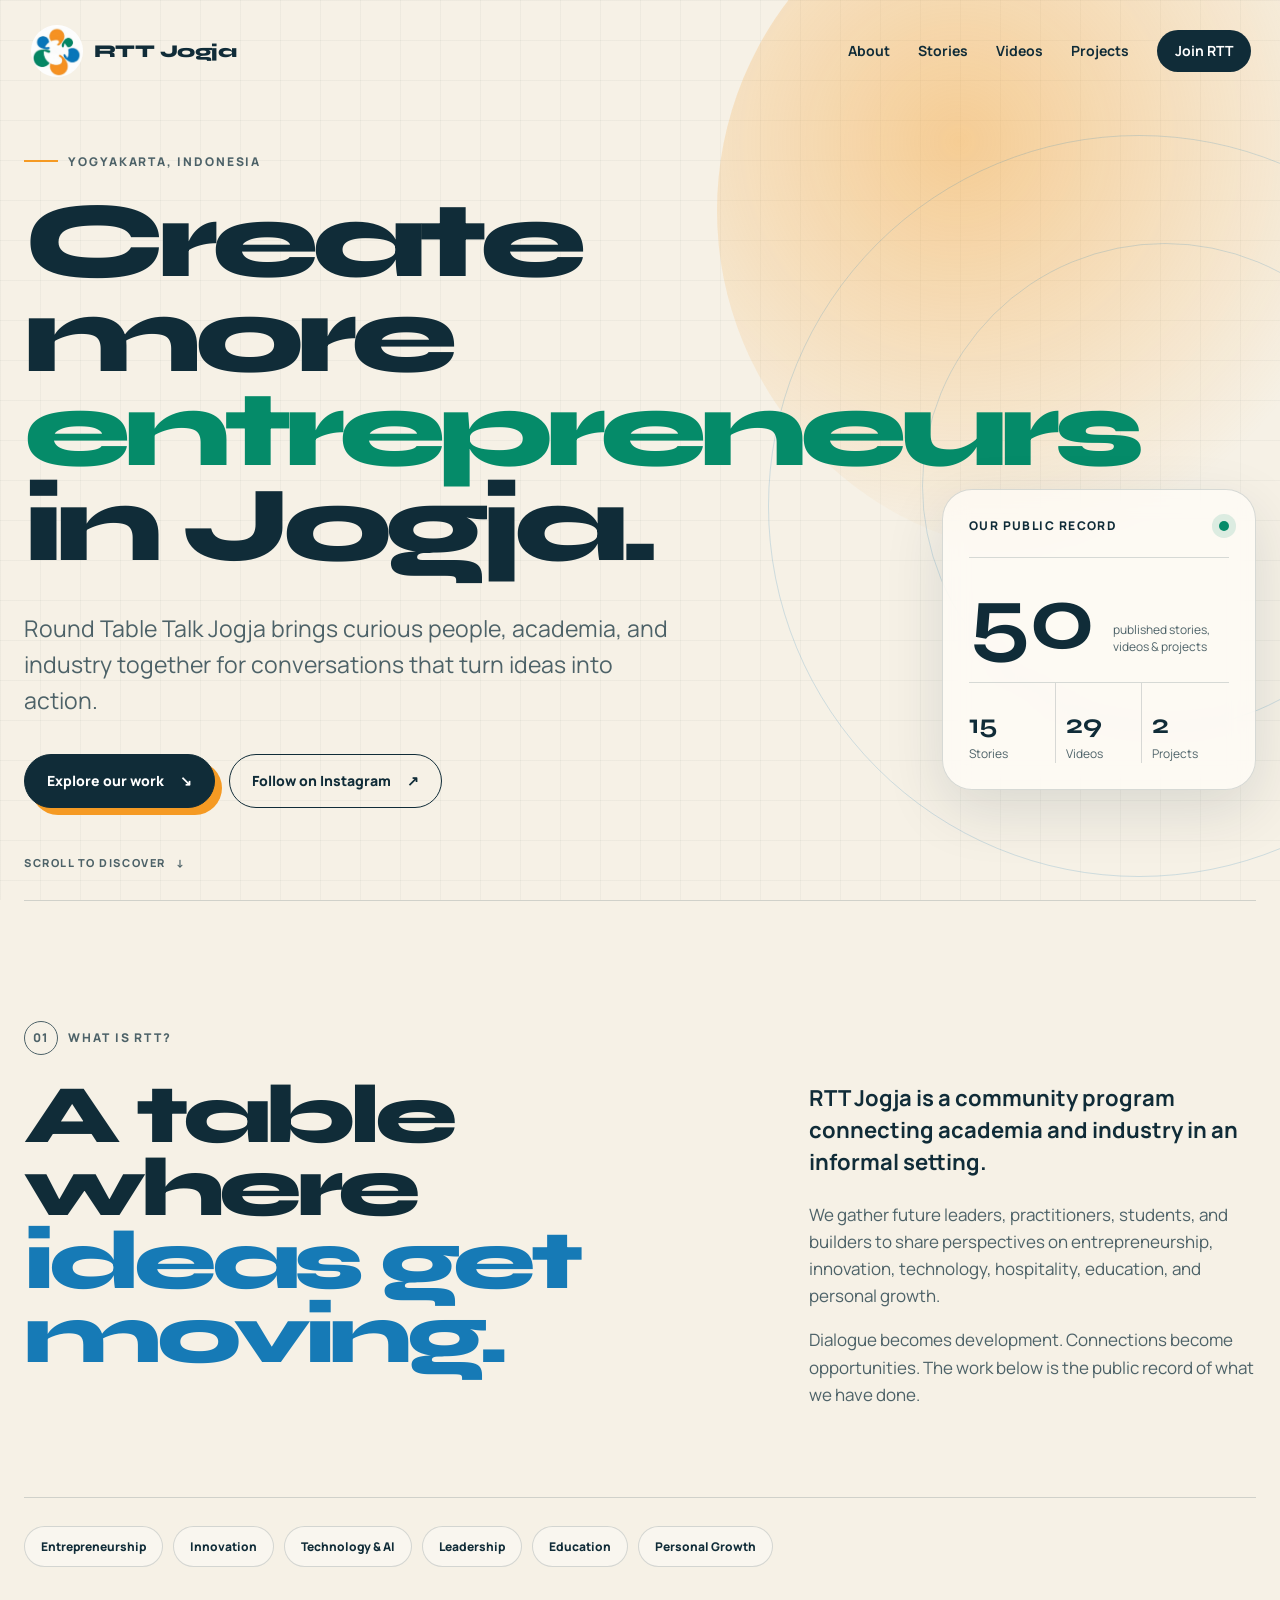
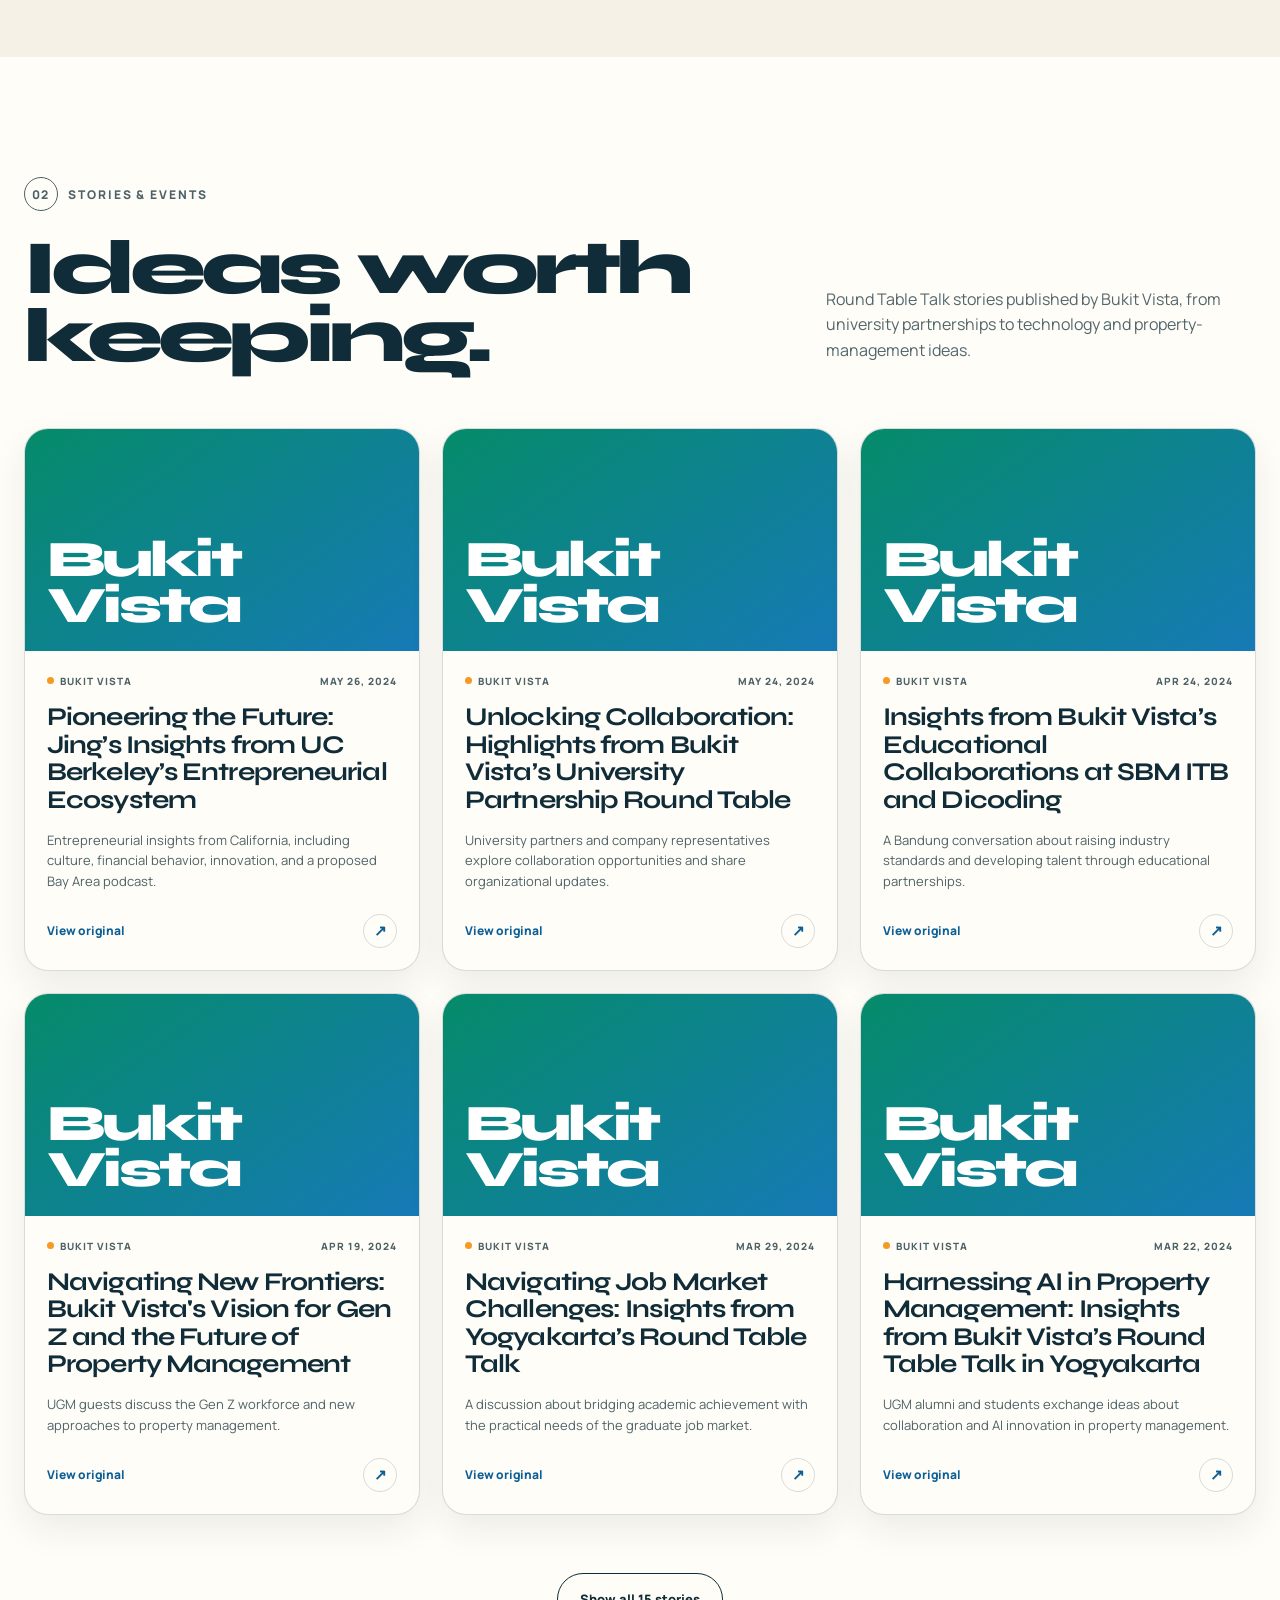
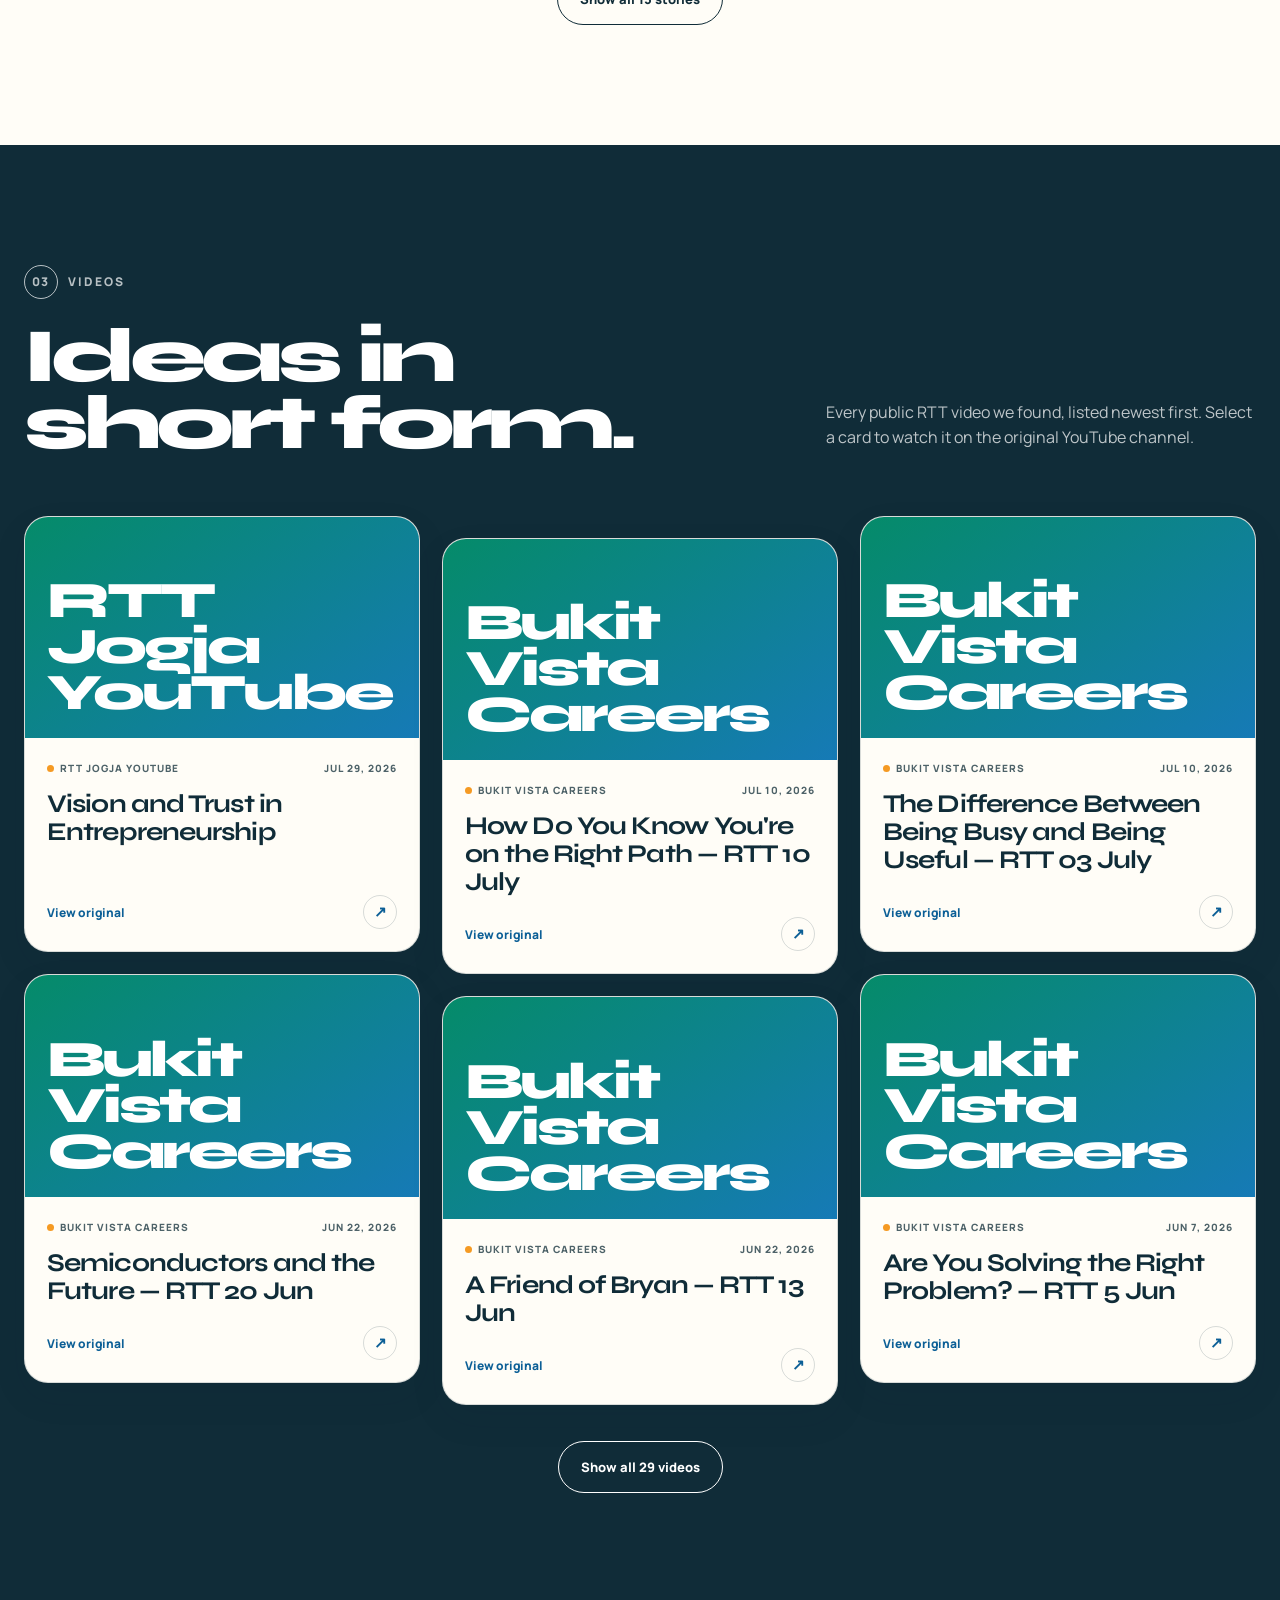
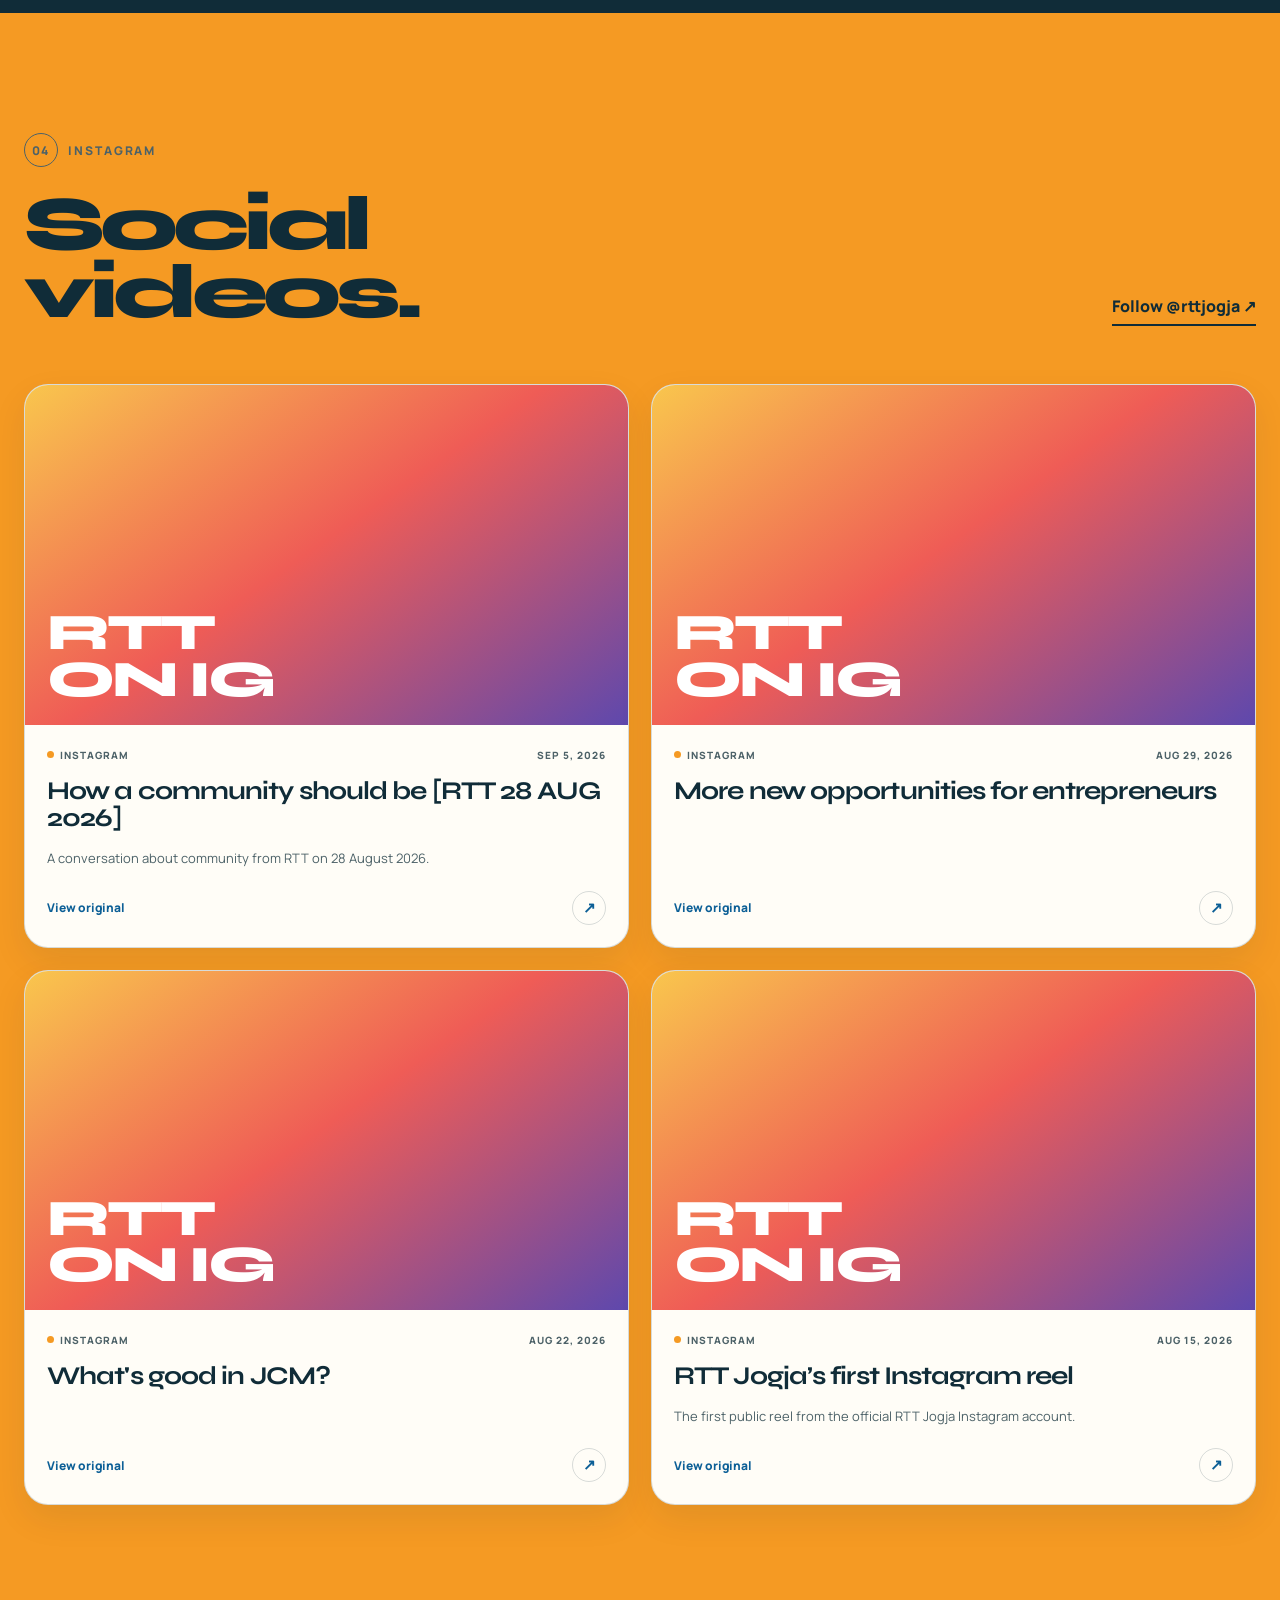
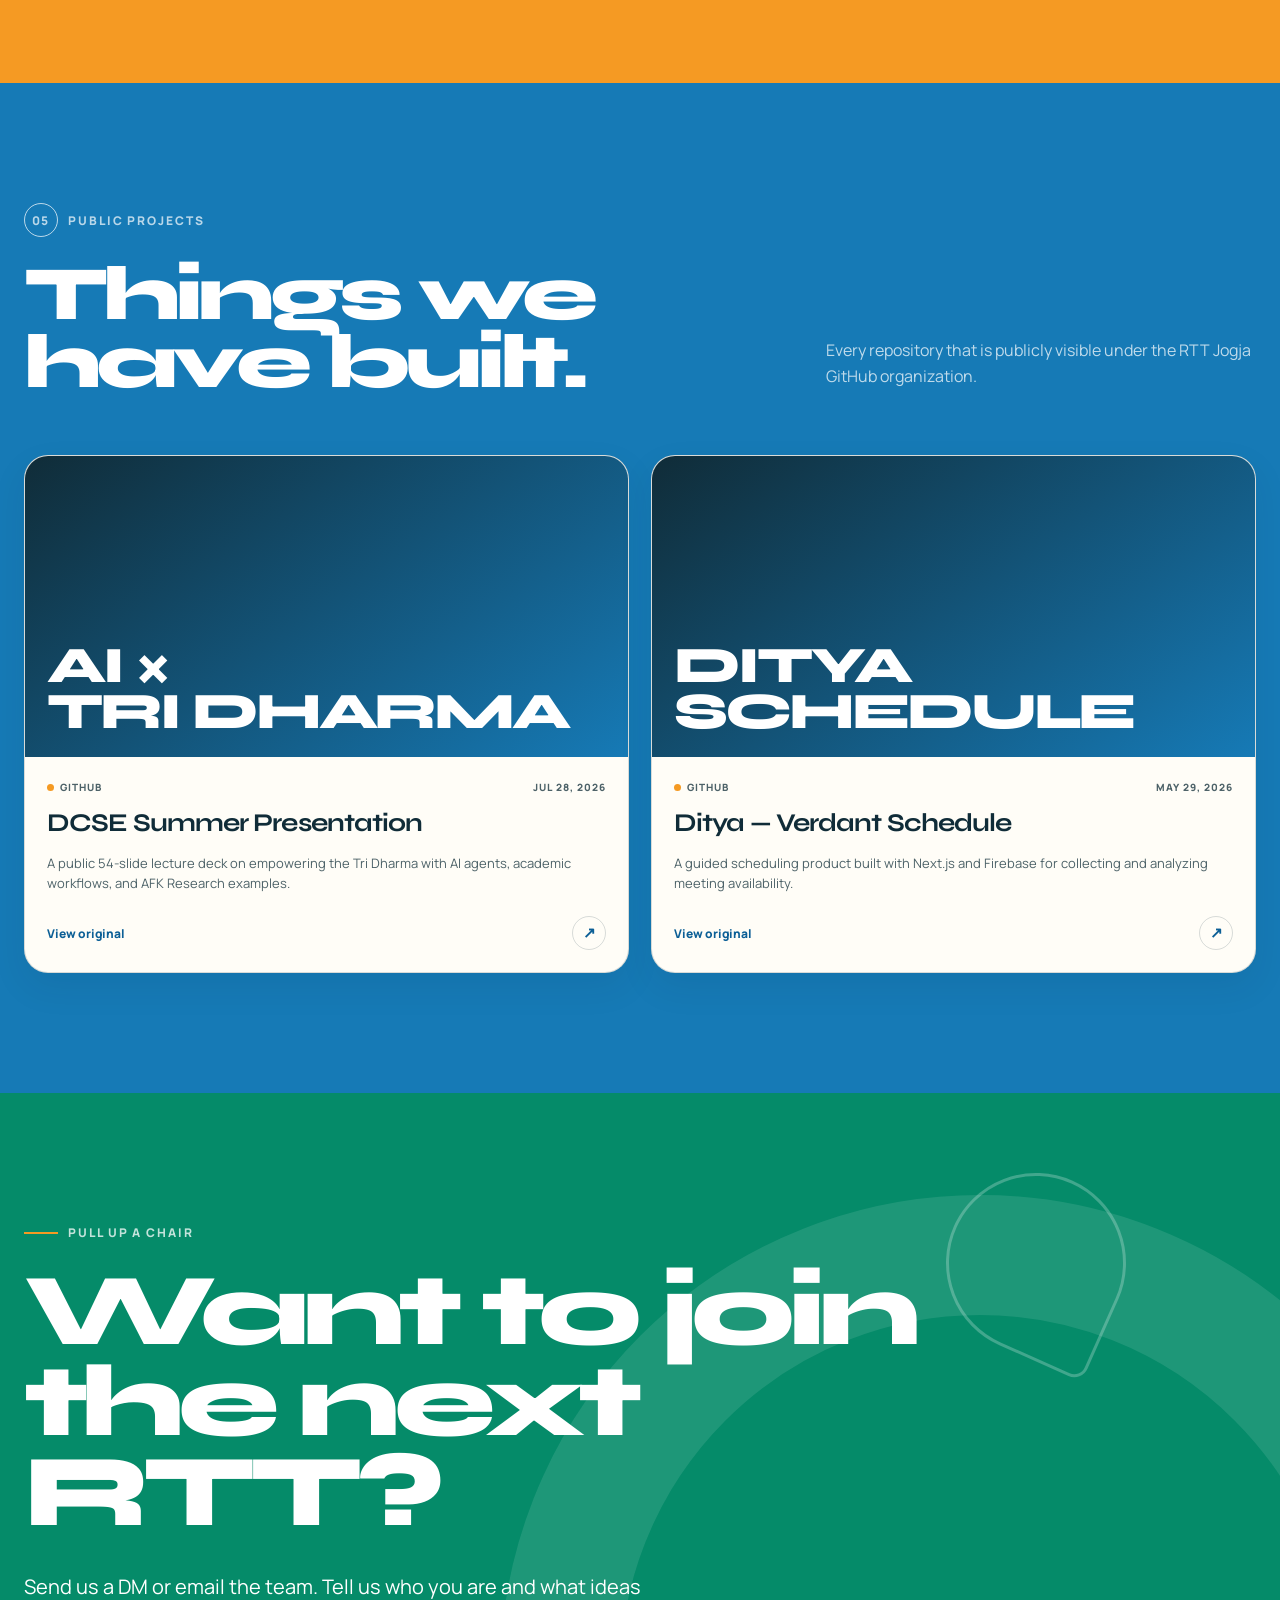
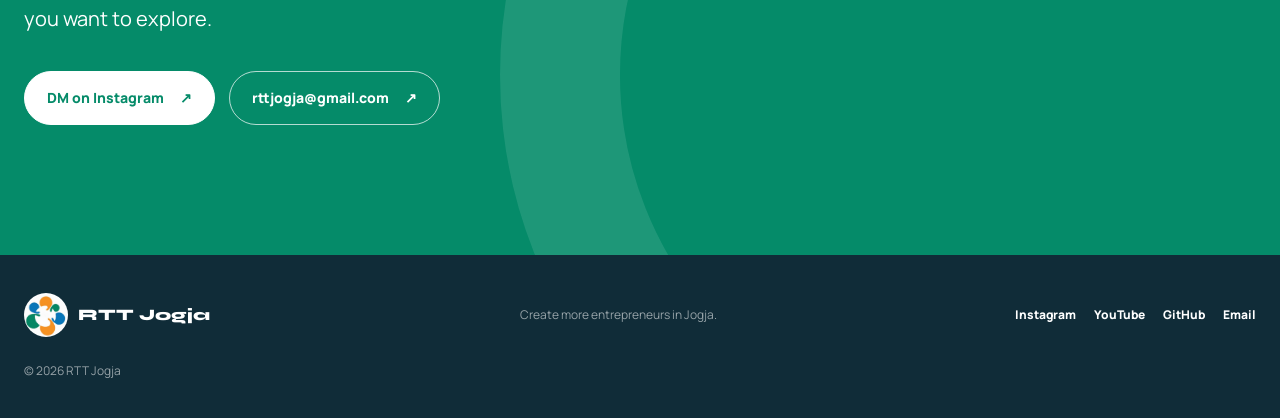
<file: index.html>
<!doctype html>
<html lang="en">
  <head>
    <meta charset="utf-8">
    <meta name="viewport" content="width=device-width, initial-scale=1">
    <meta name="theme-color" content="#f6f1e6">
    <meta name="description" content="RTT Jogja brings academia and industry together to create more entrepreneurs in Jogja. Explore our conversations, videos, and public projects.">
    <meta property="og:type" content="website">
    <meta property="og:title" content="RTT Jogja — Create More Entrepreneurs">
    <meta property="og:description" content="Ideas, conversations, and public work from Round Table Talk Jogja.">
    <meta property="og:url" content="https://rttjogja.github.io/">
    <meta property="og:image" content="https://rttjogja.github.io/assets/rtt-jogja-logo.jpg">
    <title>RTT Jogja — Create More Entrepreneurs</title>
    <link rel="icon" href="assets/rtt-jogja-logo.jpg">
    <link rel="preconnect" href="https://fonts.googleapis.com">
    <link rel="preconnect" href="https://fonts.gstatic.com" crossorigin>
    <link href="https://fonts.googleapis.com/css2?family=Manrope:wght@400;500;600;700&amp;family=Syne:wght@600;700;800&amp;display=swap" rel="stylesheet">
    <link rel="stylesheet" href="styles.css?v=c75ff2b">
    <script type="application/ld+json">
      {
        "@context": "https://schema.org",
        "@type": "Organization",
        "name": "RTT Jogja",
        "alternateName": "Round Table Talk Jogja",
        "url": "https://rttjogja.github.io/",
        "email": "rttjogja@gmail.com",
        "sameAs": [
          "https://www.instagram.com/rttjogja",
          "https://www.youtube.com/@rttjogja",
          "https://github.com/RTTJogja"
        ]
      }
    </script>
  </head>
  <body>
    <a class="skip-link" href="#main-content">Skip to content</a>

    <header class="site-header" data-header>
      <a class="brand" href="#top" aria-label="RTT Jogja home">
        <img src="assets/rtt-jogja-logo.jpg" alt="RTT Jogja logo" width="52" height="52">
        <span>RTT Jogja</span>
      </a>

      <button class="menu-toggle" type="button" aria-expanded="false" aria-controls="site-navigation" data-menu-toggle>
        <span></span><span></span>
        <span class="sr-only">Open navigation</span>
      </button>

      <nav class="site-nav" id="site-navigation" aria-label="Main navigation" data-navigation>
        <a href="#about">About</a>
        <a href="#stories">Stories</a>
        <a href="#videos">Videos</a>
        <a href="#projects">Projects</a>
        <a class="nav-cta" href="mailto:rttjogja@gmail.com?subject=I%20want%20to%20join%20RTT%20Jogja">Join RTT</a>
      </nav>
    </header>

    <main id="main-content">
      <section class="hero" id="top">
        <div class="hero-orbit hero-orbit-one" aria-hidden="true"></div>
        <div class="hero-orbit hero-orbit-two" aria-hidden="true"></div>
        <div class="hero-copy reveal">
          <p class="kicker"><span></span> Yogyakarta, Indonesia</p>
          <h1>Create more<br><em>entrepreneurs</em><br>in Jogja.</h1>
          <p class="hero-intro">Round Table Talk Jogja brings curious people, academia, and industry together for conversations that turn ideas into action.</p>
          <div class="hero-actions">
            <a class="button button-primary" href="#stories">Explore our work <span aria-hidden="true">↘</span></a>
            <a class="button button-quiet" href="https://www.instagram.com/rttjogja" target="_blank" rel="noopener noreferrer">Follow on Instagram <span aria-hidden="true">↗</span></a>
          </div>
        </div>

        <aside class="hero-card reveal" aria-label="RTT Jogja archive summary">
          <div class="hero-card-top">
            <span>Our public record</span>
            <span class="pulse-dot" aria-hidden="true"></span>
          </div>
          <div class="hero-stat">
            <strong data-total-count>50</strong>
            <span>published stories,<br>videos &amp; projects</span>
          </div>
          <div class="hero-card-grid">
            <div><strong data-count="stories">15</strong><span>Stories</span></div>
            <div><strong data-count="videos">29</strong><span>Videos</span></div>
            <div><strong data-count="projects">2</strong><span>Projects</span></div>
          </div>
        </aside>

        <a class="hero-scroll" href="#about"><span>Scroll to discover</span><span aria-hidden="true">↓</span></a>
      </section>

      <section class="about section-shell" id="about">
        <div class="section-marker reveal"><span>01</span> What is RTT?</div>
        <div class="about-grid">
          <h2 class="reveal">A table where<br><span>ideas get moving.</span></h2>
          <div class="about-copy reveal">
            <p class="lead">RTT Jogja is a community program connecting academia and industry in an informal setting.</p>
            <p>We gather future leaders, practitioners, students, and builders to share perspectives on entrepreneurship, innovation, technology, hospitality, education, and personal growth.</p>
            <p>Dialogue becomes development. Connections become opportunities. The work below is the public record of what we have done.</p>
          </div>
        </div>
        <div class="theme-strip reveal" aria-label="Topics we explore">
          <span>Entrepreneurship</span>
          <span>Innovation</span>
          <span>Technology &amp; AI</span>
          <span>Leadership</span>
          <span>Education</span>
          <span>Personal Growth</span>
        </div>
      </section>

      <section class="archive-section stories-section" id="stories">
        <div class="section-shell">
          <div class="section-heading reveal">
            <div>
              <div class="section-marker"><span>02</span> Stories &amp; events</div>
              <h2>Ideas worth<br>keeping.</h2>
            </div>
            <p>Round Table Talk stories published by Bukit Vista, from university partnerships to technology and property-management ideas.</p>
          </div>
          <div class="card-grid story-grid" data-grid="stories"></div>
          <div class="section-more" data-more-container="stories"></div>
        </div>
      </section>

      <section class="archive-section videos-section" id="videos">
        <div class="section-shell">
          <div class="section-heading reveal">
            <div>
              <div class="section-marker"><span>03</span> Videos</div>
              <h2>Ideas in<br>short form.</h2>
            </div>
            <p>Every public RTT video we found, listed newest first. Select a card to watch it on the original YouTube channel.</p>
          </div>
          <div class="card-grid video-grid" data-grid="videos"></div>
          <div class="section-more" data-more-container="videos"></div>
        </div>
      </section>

      <section class="archive-section social-section" id="instagram">
        <div class="section-shell">
          <div class="section-heading compact reveal">
            <div>
              <div class="section-marker"><span>04</span> Instagram</div>
              <h2>Social<br>videos.</h2>
            </div>
            <a class="text-link" href="https://www.instagram.com/rttjogja" target="_blank" rel="noopener noreferrer">Follow @rttjogja <span aria-hidden="true">↗</span></a>
          </div>
          <div class="card-grid social-grid" data-grid="instagram"></div>
          <div class="section-more" data-more-container="instagram"></div>
        </div>
      </section>

      <section class="archive-section projects-section" id="projects">
        <div class="section-shell">
          <div class="section-heading reveal">
            <div>
              <div class="section-marker"><span>05</span> Public projects</div>
              <h2>Things we<br>have built.</h2>
            </div>
            <p>Every repository that is publicly visible under the RTT Jogja GitHub organization.</p>
          </div>
          <div class="card-grid project-grid" data-grid="projects"></div>
        </div>
      </section>

      <section class="join-section" id="join">
        <div class="join-shape" aria-hidden="true"></div>
        <div class="join-content reveal">
          <p class="kicker light"><span></span> Pull up a chair</p>
          <h2>Want to join<br>the next RTT?</h2>
          <p>Send us a DM or email the team. Tell us who you are and what ideas you want to explore.</p>
          <div class="join-actions">
            <a class="button button-light" href="https://www.instagram.com/rttjogja" target="_blank" rel="noopener noreferrer">DM on Instagram <span aria-hidden="true">↗</span></a>
            <a class="button button-outline-light" href="mailto:rttjogja@gmail.com?subject=I%20want%20to%20join%20RTT%20Jogja">rttjogja@gmail.com <span aria-hidden="true">↗</span></a>
          </div>
        </div>
      </section>
    </main>

    <footer class="site-footer">
      <div class="footer-brand">
        <img src="assets/rtt-jogja-logo.jpg" alt="" width="44" height="44">
        <span>RTT Jogja</span>
      </div>
      <p>Create more entrepreneurs in Jogja.</p>
      <div class="footer-links">
        <a href="https://www.instagram.com/rttjogja" target="_blank" rel="noopener noreferrer">Instagram</a>
        <a href="https://www.youtube.com/@rttjogja" target="_blank" rel="noopener noreferrer">YouTube</a>
        <a href="https://github.com/RTTJogja" target="_blank" rel="noopener noreferrer">GitHub</a>
        <a href="mailto:rttjogja@gmail.com">Email</a>
      </div>
      <small>© <span data-year></span> RTT Jogja</small>
    </footer>

    <script src="data.js?v=c75ff2b"></script>
    <script src="script.js?v=c75ff2b"></script>
  </body>
</html>
</file>
<file: styles.css>
:root {
  --cream: #f6f1e6;
  --paper: #fffdf7;
  --ink: #102c38;
  --ink-soft: #4d6268;
  --blue: #167ab6;
  --blue-dark: #0c5f96;
  --green: #058b69;
  --orange: #f59a23;
  --line: rgba(16, 44, 56, 0.16);
  --shadow: 0 20px 60px rgba(16, 44, 56, 0.12);
  --display: "Syne", sans-serif;
  --body: "Manrope", sans-serif;
  --shell: min(1240px, calc(100% - 48px));
}

* {
  box-sizing: border-box;
}

html {
  scroll-behavior: smooth;
  scroll-padding-top: 96px;
}

body {
  margin: 0;
  background: var(--cream);
  color: var(--ink);
  font-family: var(--body);
  font-size: 16px;
  line-height: 1.6;
  overflow-x: hidden;
}

body::before {
  position: fixed;
  inset: 0;
  z-index: -1;
  background-image: linear-gradient(rgba(16, 44, 56, 0.035) 1px, transparent 1px), linear-gradient(90deg, rgba(16, 44, 56, 0.035) 1px, transparent 1px);
  background-size: 40px 40px;
  content: "";
  pointer-events: none;
}

a {
  color: inherit;
}

img {
  display: block;
  max-width: 100%;
}

button,
a {
  -webkit-tap-highlight-color: transparent;
}

.skip-link {
  position: fixed;
  top: 12px;
  left: 12px;
  z-index: 100;
  padding: 10px 16px;
  background: var(--ink);
  color: white;
  transform: translateY(-150%);
}

.skip-link:focus {
  transform: translateY(0);
}

.sr-only {
  position: absolute;
  width: 1px;
  height: 1px;
  padding: 0;
  margin: -1px;
  overflow: hidden;
  clip: rect(0, 0, 0, 0);
  white-space: nowrap;
  border: 0;
}

.site-header {
  position: fixed;
  top: 0;
  right: 0;
  left: 0;
  z-index: 50;
  display: flex;
  align-items: center;
  justify-content: space-between;
  width: min(1360px, calc(100% - 32px));
  margin: 14px auto 0;
  padding: 10px 12px 10px 14px;
  border: 1px solid transparent;
  border-radius: 999px;
  transition: background 180ms ease, border-color 180ms ease, box-shadow 180ms ease;
}

.site-header.is-scrolled {
  background: rgba(255, 253, 247, 0.9);
  border-color: var(--line);
  box-shadow: 0 12px 40px rgba(16, 44, 56, 0.1);
  backdrop-filter: blur(14px);
}

.brand {
  display: inline-flex;
  gap: 11px;
  align-items: center;
  color: var(--ink);
  font-family: var(--display);
  font-size: 18px;
  font-weight: 800;
  letter-spacing: -0.03em;
  text-decoration: none;
}

.brand img,
.footer-brand img {
  border-radius: 50%;
}

.site-nav {
  display: flex;
  gap: 28px;
  align-items: center;
}

.site-nav a {
  font-size: 14px;
  font-weight: 700;
  text-decoration: none;
}

.site-nav a:not(.nav-cta) {
  position: relative;
}

.site-nav a:not(.nav-cta)::after {
  position: absolute;
  right: 0;
  bottom: -4px;
  left: 0;
  height: 2px;
  background: var(--orange);
  content: "";
  transform: scaleX(0);
  transform-origin: right;
  transition: transform 180ms ease;
}

.site-nav a:hover::after,
.site-nav a:focus-visible::after {
  transform: scaleX(1);
  transform-origin: left;
}

.nav-cta {
  padding: 10px 18px;
  border-radius: 999px;
  background: var(--ink);
  color: white;
}

.menu-toggle {
  display: none;
  width: 44px;
  height: 44px;
  border: 0;
  border-radius: 50%;
  background: var(--ink);
}

.menu-toggle > span:not(.sr-only) {
  display: block;
  width: 18px;
  height: 2px;
  margin: 5px auto;
  background: white;
}

.hero {
  position: relative;
  display: grid;
  grid-template-columns: minmax(0, 1.45fr) minmax(300px, 0.55fr);
  gap: clamp(32px, 7vw, 110px);
  align-items: center;
  min-height: 100svh;
  padding: 140px max(24px, calc((100vw - 1240px) / 2)) 80px;
  overflow: hidden;
}

.hero::before {
  position: absolute;
  top: -15%;
  right: -10%;
  width: 54vw;
  height: 54vw;
  border-radius: 50%;
  background: radial-gradient(circle at 35% 40%, rgba(245, 154, 35, 0.42), rgba(245, 154, 35, 0) 68%);
  content: "";
}

.hero-orbit {
  position: absolute;
  border: 1px solid rgba(22, 122, 182, 0.18);
  border-radius: 50%;
  pointer-events: none;
}

.hero-orbit-one {
  top: 15%;
  right: -18vw;
  width: 58vw;
  height: 58vw;
}

.hero-orbit-two {
  top: 27%;
  right: -10vw;
  width: 38vw;
  height: 38vw;
}

.hero-copy,
.hero-card {
  position: relative;
  z-index: 2;
  min-width: 0;
}

.kicker,
.section-marker {
  display: flex;
  gap: 10px;
  align-items: center;
  margin: 0 0 24px;
  color: var(--ink-soft);
  font-size: 12px;
  font-weight: 800;
  letter-spacing: 0.16em;
  text-transform: uppercase;
}

.kicker > span {
  width: 34px;
  height: 2px;
  background: var(--orange);
}

.hero h1,
.section-heading h2,
.about h2,
.join-content h2 {
  margin: 0;
  font-family: var(--display);
  font-weight: 800;
  letter-spacing: -0.065em;
  line-height: 0.88;
}

.hero h1 {
  max-width: 900px;
  font-size: clamp(58px, 8.4vw, 126px);
}

.hero h1 em {
  color: var(--green);
  font-style: normal;
}

.hero-intro {
  max-width: 660px;
  margin: 38px 0 0;
  color: var(--ink-soft);
  font-size: clamp(18px, 2vw, 23px);
  line-height: 1.55;
}

.hero-actions,
.join-actions {
  display: flex;
  flex-wrap: wrap;
  gap: 14px;
  margin-top: 36px;
}

.button {
  display: inline-flex;
  gap: 16px;
  align-items: center;
  justify-content: center;
  min-height: 54px;
  padding: 0 22px;
  border: 1px solid var(--ink);
  border-radius: 999px;
  font-size: 14px;
  font-weight: 800;
  text-decoration: none;
  transition: transform 160ms ease, box-shadow 160ms ease, background 160ms ease;
}

.button:hover,
.button:focus-visible {
  transform: translateY(-3px);
}

.button-primary {
  background: var(--ink);
  color: white;
  box-shadow: 7px 7px 0 var(--orange);
}

.button-primary:hover,
.button-primary:focus-visible {
  box-shadow: 4px 4px 0 var(--orange);
}

.button-quiet {
  background: transparent;
}

.hero-card {
  align-self: end;
  margin-bottom: 30px;
  padding: 26px;
  border: 1px solid var(--line);
  border-radius: 30px;
  background: rgba(255, 253, 247, 0.75);
  box-shadow: var(--shadow);
  backdrop-filter: blur(12px);
  transform: rotate(2deg);
}

.hero-card-top {
  display: flex;
  align-items: center;
  justify-content: space-between;
  padding-bottom: 22px;
  border-bottom: 1px solid var(--line);
  font-size: 12px;
  font-weight: 800;
  letter-spacing: 0.12em;
  text-transform: uppercase;
}

.pulse-dot {
  width: 10px;
  height: 10px;
  border-radius: 50%;
  background: var(--green);
  box-shadow: 0 0 0 7px rgba(5, 139, 105, 0.13);
}

.hero-stat {
  display: flex;
  gap: 18px;
  align-items: end;
  padding: 26px 0;
}

.hero-stat strong {
  font-family: var(--display);
  font-size: clamp(64px, 7vw, 96px);
  line-height: 0.8;
}

.hero-stat span,
.hero-card-grid span {
  color: var(--ink-soft);
  font-size: 12px;
  line-height: 1.4;
}

.hero-card-grid {
  display: grid;
  grid-template-columns: repeat(3, 1fr);
  border-top: 1px solid var(--line);
}

.hero-card-grid > div {
  display: flex;
  flex-direction: column;
  padding: 20px 10px 0;
  border-right: 1px solid var(--line);
}

.hero-card-grid > div:first-child {
  padding-left: 0;
}

.hero-card-grid > div:last-child {
  border-right: 0;
}

.hero-card-grid strong {
  font-family: var(--display);
  font-size: 27px;
}

.hero-scroll {
  position: absolute;
  bottom: 28px;
  left: max(24px, calc((100vw - 1240px) / 2));
  display: inline-flex;
  gap: 10px;
  align-items: center;
  color: var(--ink-soft);
  font-size: 11px;
  font-weight: 800;
  letter-spacing: 0.14em;
  text-decoration: none;
  text-transform: uppercase;
}

.section-shell {
  width: var(--shell);
  margin: 0 auto;
}

.about {
  padding: 120px 0 90px;
  border-top: 1px solid var(--line);
}

.section-marker span {
  display: inline-grid;
  width: 34px;
  height: 34px;
  border: 1px solid currentColor;
  border-radius: 50%;
  place-items: center;
}

.about-grid {
  display: grid;
  grid-template-columns: 1.2fr 0.8fr;
  gap: clamp(40px, 9vw, 150px);
  align-items: start;
}

.about h2 {
  font-size: clamp(48px, 6.5vw, 94px);
}

.about h2 span {
  color: var(--blue);
}

.about-copy {
  padding-top: 4px;
}

.about-copy p {
  color: var(--ink-soft);
  font-size: 17px;
}

.about-copy .lead {
  margin-top: 0;
  color: var(--ink);
  font-size: 22px;
  font-weight: 700;
  line-height: 1.45;
}

.theme-strip {
  display: flex;
  flex-wrap: wrap;
  gap: 10px;
  margin-top: 72px;
  padding-top: 28px;
  border-top: 1px solid var(--line);
}

.theme-strip span {
  padding: 10px 16px;
  border: 1px solid var(--line);
  border-radius: 999px;
  background: rgba(255, 255, 255, 0.36);
  font-size: 12px;
  font-weight: 800;
}

.archive-section {
  padding: 120px 0;
}

.stories-section {
  background: var(--paper);
}

.videos-section {
  background: var(--ink);
  color: white;
}

.social-section {
  background: var(--orange);
}

.projects-section {
  background: var(--blue);
  color: white;
}

.section-heading {
  display: grid;
  grid-template-columns: 1fr minmax(280px, 430px);
  gap: 60px;
  align-items: end;
  margin-bottom: 58px;
}

.section-heading > * {
  min-width: 0;
}

.section-heading.compact {
  align-items: end;
}

.section-heading h2 {
  font-size: clamp(50px, 6vw, 88px);
}

.section-heading > p {
  margin: 0 0 7px;
  color: currentColor;
  font-size: 16px;
  opacity: 0.72;
}

.videos-section .section-marker,
.projects-section .section-marker {
  color: rgba(255, 255, 255, 0.7);
}

.card-grid {
  display: grid;
  grid-template-columns: repeat(3, minmax(0, 1fr));
  gap: 22px;
}

.archive-card {
  position: relative;
  display: flex;
  min-width: 0;
  flex-direction: column;
  overflow: hidden;
  border: 1px solid var(--line);
  border-radius: 24px;
  background: var(--paper);
  color: var(--ink);
  box-shadow: 0 14px 35px rgba(16, 44, 56, 0.08);
  transition: transform 220ms ease, box-shadow 220ms ease;
}

.archive-card:hover,
.archive-card:focus-within {
  box-shadow: 0 24px 50px rgba(16, 44, 56, 0.17);
  transform: translateY(-7px);
}

.card-media {
  position: relative;
  aspect-ratio: 16 / 9;
  overflow: hidden;
  background: #d8e8e6;
}

.card-media img {
  width: 100%;
  height: 100%;
  object-fit: cover;
  transition: transform 500ms cubic-bezier(0.2, 0.8, 0.2, 1);
}

.archive-card:hover .card-media img {
  transform: scale(1.045);
}

.card-placeholder {
  display: grid;
  height: 100%;
  padding: 22px;
  background: linear-gradient(145deg, var(--green), var(--blue));
  color: white;
  font-family: var(--display);
  font-size: clamp(28px, 4vw, 52px);
  font-weight: 800;
  letter-spacing: -0.06em;
  line-height: 0.9;
  place-items: end start;
}

.source-instagram .card-placeholder {
  background: linear-gradient(145deg, #f9c64d, #ef5c56 48%, #5e48ad);
}

.source-github .card-placeholder {
  background: linear-gradient(145deg, var(--ink), var(--blue));
}

.card-body {
  display: flex;
  flex: 1;
  flex-direction: column;
  padding: 22px;
}

.card-meta {
  display: flex;
  gap: 14px;
  align-items: center;
  justify-content: space-between;
  margin-bottom: 14px;
  color: var(--ink-soft);
  font-size: 10px;
  font-weight: 800;
  letter-spacing: 0.1em;
  text-transform: uppercase;
}

.card-source {
  display: inline-flex;
  gap: 6px;
  align-items: center;
}

.card-source::before {
  width: 7px;
  height: 7px;
  border-radius: 50%;
  background: var(--orange);
  content: "";
}

.archive-card h3 {
  margin: 0;
  font-family: var(--display);
  font-size: clamp(20px, 2vw, 27px);
  letter-spacing: -0.035em;
  line-height: 1.08;
}

.archive-card h3 a {
  text-decoration: none;
}

.archive-card h3 a::after {
  position: absolute;
  inset: 0;
  content: "";
}

.card-description {
  display: -webkit-box;
  margin: 16px 0 0;
  overflow: hidden;
  color: var(--ink-soft);
  font-size: 13px;
  -webkit-box-orient: vertical;
  -webkit-line-clamp: 3;
}

.card-footer {
  display: flex;
  align-items: center;
  justify-content: space-between;
  margin-top: auto;
  padding-top: 22px;
  color: var(--blue-dark);
  font-size: 12px;
  font-weight: 800;
}

.card-arrow {
  display: grid;
  width: 34px;
  height: 34px;
  border: 1px solid var(--line);
  border-radius: 50%;
  font-size: 15px;
  transition: background 160ms ease, color 160ms ease;
  place-items: center;
}

.archive-card:hover .card-arrow {
  background: var(--ink);
  color: white;
}

.videos-section .archive-card:nth-child(3n + 2) {
  transform: translateY(22px);
}

.videos-section .archive-card:nth-child(3n + 2):hover {
  transform: translateY(15px);
}

.section-more {
  display: flex;
  justify-content: center;
  margin-top: 58px;
}

.more-button {
  min-height: 52px;
  padding: 0 22px;
  border: 1px solid currentColor;
  border-radius: 999px;
  background: transparent;
  color: currentColor;
  cursor: pointer;
  font: 800 13px var(--body);
  transition: background 160ms ease, color 160ms ease, transform 160ms ease;
}

.more-button:hover,
.more-button:focus-visible {
  background: currentColor;
  color: var(--paper);
  transform: translateY(-2px);
}

.text-link {
  justify-self: end;
  padding-bottom: 5px;
  border-bottom: 2px solid currentColor;
  font-weight: 800;
  text-decoration: none;
}

.social-grid {
  grid-template-columns: repeat(2, minmax(0, 1fr));
}

.project-grid {
  grid-template-columns: repeat(2, minmax(0, 1fr));
}

.projects-section .archive-card {
  min-height: 440px;
}

.projects-section .card-media {
  aspect-ratio: 2 / 1;
}

.join-section {
  position: relative;
  min-height: 680px;
  padding: 130px max(24px, calc((100vw - 1240px) / 2));
  overflow: hidden;
  background: var(--green);
  color: white;
}

.join-section::before {
  position: absolute;
  right: -180px;
  bottom: -300px;
  width: 720px;
  height: 720px;
  border: 120px solid rgba(255, 255, 255, 0.1);
  border-radius: 50%;
  content: "";
}

.join-shape {
  position: absolute;
  top: 80px;
  right: 12%;
  width: 180px;
  height: 180px;
  border: 3px solid white;
  border-radius: 50% 50% 8% 50%;
  opacity: 0.24;
  transform: rotate(24deg);
}

.join-content {
  position: relative;
  z-index: 2;
  max-width: 900px;
}

.kicker.light {
  color: rgba(255, 255, 255, 0.76);
}

.join-content h2 {
  font-size: clamp(62px, 8vw, 116px);
}

.join-content > p:not(.kicker) {
  max-width: 650px;
  margin: 34px 0 0;
  font-size: 20px;
}

.button-light {
  border-color: white;
  background: white;
  color: var(--green);
}

.button-outline-light {
  border-color: rgba(255, 255, 255, 0.7);
  color: white;
}

.site-footer {
  display: grid;
  grid-template-columns: 1fr 1fr auto;
  gap: 24px;
  align-items: center;
  padding: 38px max(24px, calc((100vw - 1240px) / 2));
  background: var(--ink);
  color: white;
}

.footer-brand {
  display: flex;
  gap: 10px;
  align-items: center;
  font-family: var(--display);
  font-weight: 800;
}

.site-footer p,
.site-footer small {
  margin: 0;
  color: rgba(255, 255, 255, 0.56);
  font-size: 12px;
}

.footer-links {
  display: flex;
  gap: 18px;
}

.footer-links a {
  font-size: 12px;
  font-weight: 800;
  text-decoration: none;
}

.reveal {
  opacity: 0;
  transform: translateY(28px);
  transition: opacity 650ms ease, transform 650ms cubic-bezier(0.2, 0.8, 0.2, 1);
}

.reveal.is-visible {
  opacity: 1;
  transform: translateY(0);
}

@media (max-width: 980px) {
  :root {
    --shell: min(100% - 36px, 760px);
  }

  .site-header {
    width: calc(100% - 24px);
  }

  .menu-toggle {
    display: block;
  }

  .site-nav {
    position: absolute;
    top: calc(100% + 8px);
    right: 0;
    left: 0;
    display: none;
    flex-direction: column;
    gap: 8px;
    align-items: stretch;
    padding: 16px;
    border: 1px solid var(--line);
    border-radius: 24px;
    background: var(--paper);
    box-shadow: var(--shadow);
  }

  .site-nav.is-open {
    display: flex;
  }

  .site-nav a {
    padding: 10px 12px;
  }

  .nav-cta {
    text-align: center;
  }

  .hero {
    grid-template-columns: 1fr;
    gap: 46px;
    min-height: auto;
    padding: 150px 24px 100px;
  }

  .hero-card {
    width: min(100%, 480px);
    margin: 0 0 0 auto;
  }

  .hero-scroll {
    display: none;
  }

  .about-grid,
  .section-heading {
    grid-template-columns: 1fr;
    gap: 34px;
  }

  .about-copy {
    max-width: 650px;
  }

  .card-grid {
    grid-template-columns: repeat(2, minmax(0, 1fr));
  }

  .social-grid {
    grid-template-columns: repeat(2, minmax(0, 1fr));
  }

  .videos-section .archive-card:nth-child(3n + 2),
  .videos-section .archive-card:nth-child(3n + 2):hover {
    transform: none;
  }

  .text-link {
    justify-self: start;
  }

  .site-footer {
    grid-template-columns: 1fr auto;
  }

  .site-footer > p {
    display: none;
  }
}

@media (max-width: 640px) {
  :root {
    --shell: calc(100% - 28px);
  }

  .brand img {
    width: 42px;
    height: 42px;
  }

  .hero {
    padding-right: 18px;
    padding-left: 18px;
  }

  .hero h1 {
    font-size: clamp(44px, 12.2vw, 58px);
    letter-spacing: -0.055em;
  }

  .hero h1 em {
    display: inline-block;
    font-size: 0.7em;
    letter-spacing: -0.04em;
  }

  .hero-intro {
    margin-top: 28px;
    font-size: 17px;
  }

  .hero-actions,
  .join-actions {
    align-items: stretch;
    flex-direction: column;
  }

  .button {
    width: 100%;
  }

  .hero-card {
    width: 100%;
    padding: 21px;
    margin: 0;
    transform: none;
  }

  .hero-stat strong {
    font-size: 66px;
  }

  .about,
  .archive-section {
    padding: 86px 0;
  }

  .about h2,
  .section-heading h2 {
    font-size: clamp(43px, 14vw, 64px);
  }

  .theme-strip {
    margin-top: 48px;
  }

  .card-grid,
  .project-grid,
  .social-grid {
    grid-template-columns: 1fr;
  }

  .archive-card h3 {
    font-size: 24px;
  }

  .projects-section .archive-card {
    min-height: 0;
  }

  .join-section {
    min-height: 620px;
    padding: 100px 20px;
  }

  .join-content h2 {
    font-size: clamp(56px, 17vw, 82px);
  }

  .site-footer {
    grid-template-columns: 1fr;
    justify-items: start;
  }

  .footer-links {
    flex-wrap: wrap;
  }
}

@media (prefers-reduced-motion: reduce) {
  html {
    scroll-behavior: auto;
  }

  *,
  *::before,
  *::after {
    scroll-behavior: auto !important;
    transition-duration: 0.01ms !important;
    animation-duration: 0.01ms !important;
    animation-iteration-count: 1 !important;
  }

  .reveal {
    opacity: 1;
    transform: none;
  }
}
</file>
